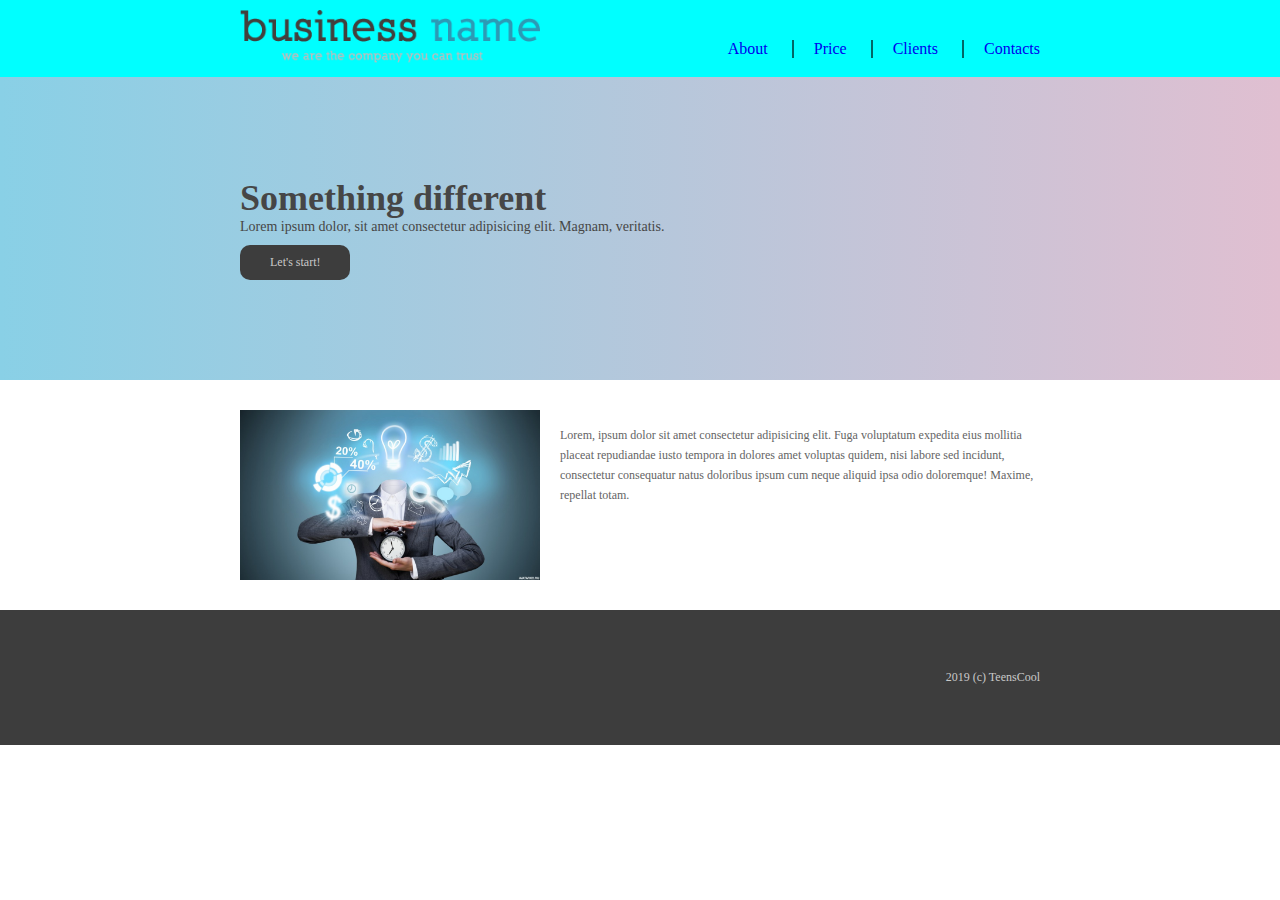
<file: Task4.1_EkaterinaYurkevich/index.html>
<!DOCTYPE html>
<html lang="en">

<head>
    <meta charset="UTF-8">
    <meta http-equiv="X-UA-Compatible" content="IE=edge">
    <meta name="viewport" content="width=device-width, initial-scale=1.0">
    <title>Document</title>
    <link rel="stylesheet" href="css/style.css">
</head>

<body>
    <header>
        <div class="container">
            <a class="logo" href="#"><img src="./images/logo.png" alt="logo"></a>
            <nav>
                <ul>
                    <li><a href="#">About</a></li>
                    <li><a href="#">Price</a></li>
                    <li><a href="#">Clients</a></li>
                    <li><a href="#">Contacts</a></li>
                </ul>
            </nav>
        </div>
    </header>
    <main>
        <div class="box1">
            <div class="container">
                <h1>Something different</h1>
                <p>Lorem ipsum dolor, sit amet consectetur adipisicing elit. Magnam, veritatis.</p>
                <a class="button" href="#">Let's start!</a>
            </div>
        </div>
        <div class="box2">
            <div class="container">
                <img class="picture" src="./images/lamp.jpg" alt="picture">
                <p>Lorem, ipsum dolor sit amet consectetur adipisicing elit. Fuga voluptatum expedita eius mollitia placeat repudiandae iusto tempora in dolores amet voluptas quidem, nisi labore sed incidunt, consectetur consequatur natus doloribus ipsum
                    cum neque aliquid ipsa odio doloremque! Maxime, repellat totam.</p>
            </div>
        </div>
    </main>
    <footer>
        <div class="container">
            <p>2019 (c) TeensCool</p>
        </div>
    </footer>
</body>

</html>
</file>
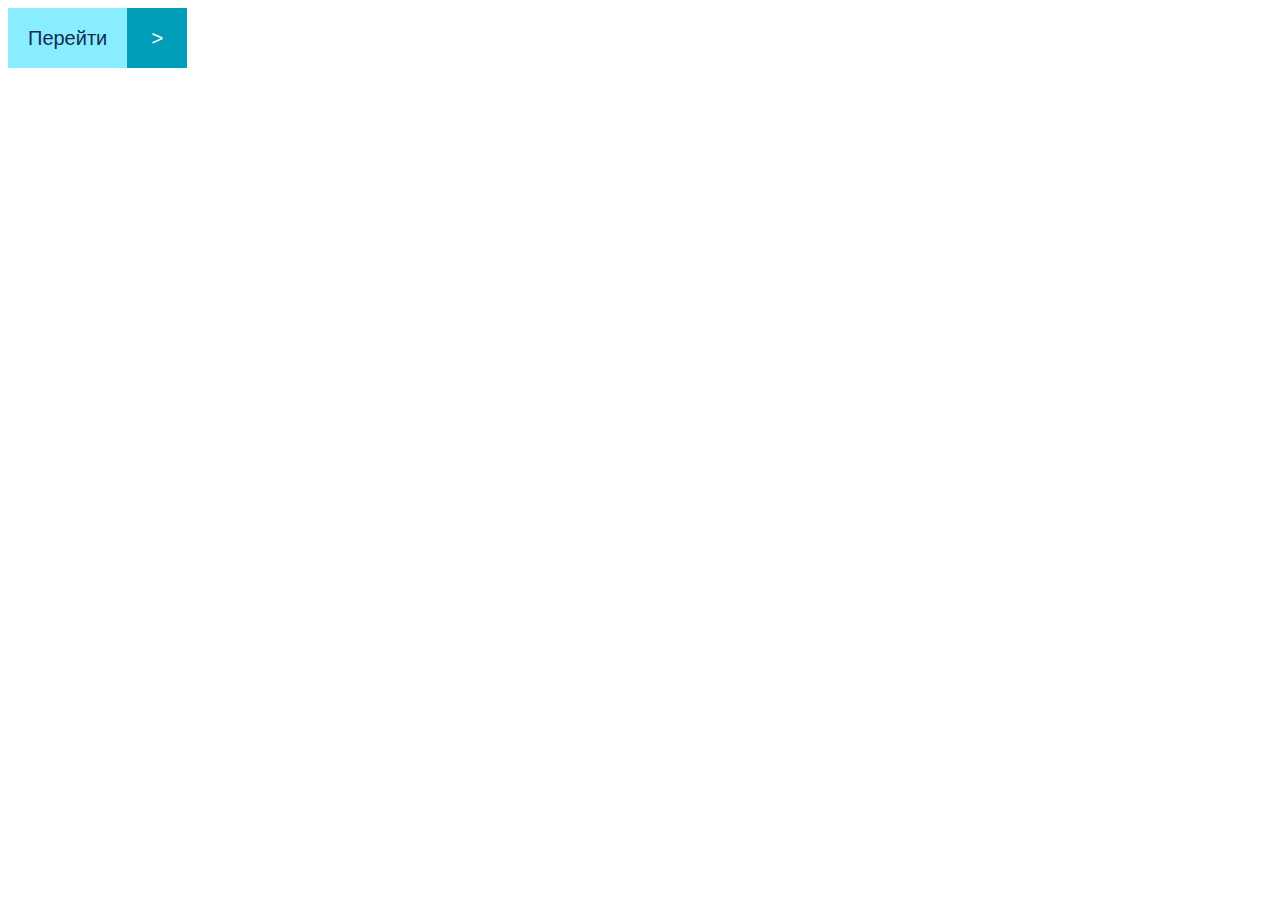
<file: Task4.2_EkaterinaYurkevich/index.html>
<!DOCTYPE html>
<html lang="ru">

<head>
    <meta charset="UTF-8">
    <meta http-equiv="X-UA-Compatible" content="IE=edge">
    <meta name="viewport" content="width=device-width, initial-scale=1.0">
    <title>Document</title>
    <link rel="stylesheet" href="style.css">
</head>

<body>
    <a class="move" href="#">Перейти</a>
</body>

</html>
</file>
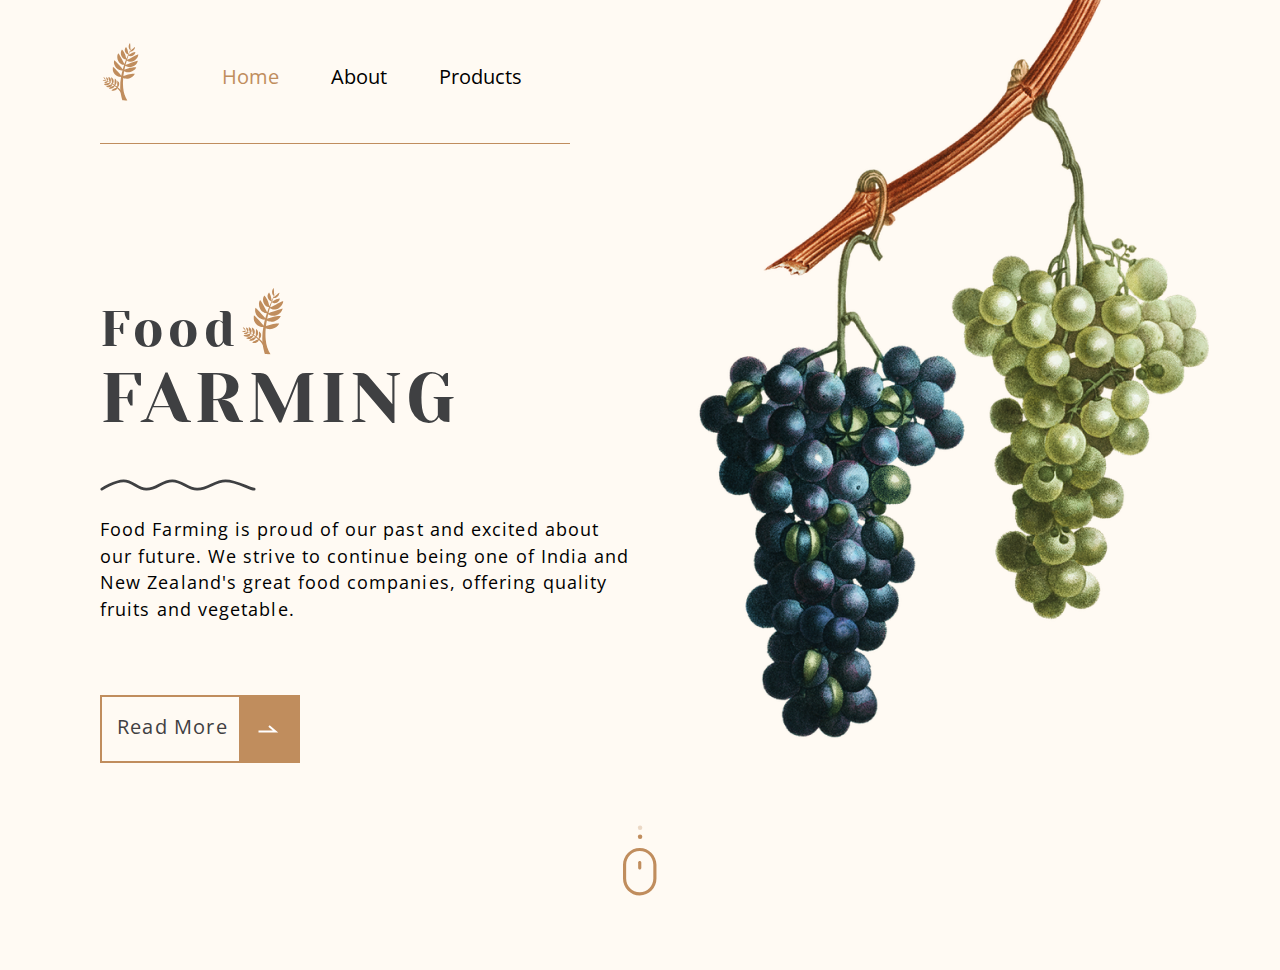
<file: Task4.3_EkaterinaYurkevich/index.html>
<!DOCTYPE html>
<html lang="en">

<head>
    <meta charset="UTF-8">
    <meta http-equiv="X-UA-Compatible" content="IE=edge">
    <meta name="viewport" content="width=device-width, initial-scale=1.0">
    <title>Document</title>
    <link rel="stylesheet" href="./css/style.css">
    <link rel="preconnect" href="https://fonts.googleapis.com">
    <link rel="preconnect" href="https://fonts.gstatic.com" crossorigin>
    <link href="https://fonts.googleapis.com/css2?family=Open+Sans&family=Yeseva+One&display=swap" rel="stylesheet">
</head>

<body>
    <header>
        <div class="container">
            <div class="box_nav">
                <a class="logo" href="#"><img src="./images/Logo.svg" alt="logo" height="59px"></a>
                <nav>
                    <a class="active" href="#">Home</a>
                    <a href="#">About</a>
                    <a href="#">Products</a>
                </nav>
            </div>
        </div>
    </header>
    <main>
        <div class="container">
            <div class="box_main">
                <h1><span>Food</span>farming</h1>
                <p>Food Farming is proud of our past and excited about our future. We strive to continue being one of India and New Zealand's great food companies, offering quality fruits and vegetable.</p>
                <a class="more" href="#">Read More</a>
            </div>
            <a class="mouse" href="#"><img src="./images/mouse.svg" alt="mouse"></a>
        </div>
    </main>
</body>

</html>
</file>
<file: Task4.1_EkaterinaYurkevich/css/style.css>
* {
    padding: 0;
    margin: 0;
    box-sizing: border-box;
}

body {
    font-family: tahoma;
    color: rgb(70, 70, 70);
}

header {
    background-color: aqua;
    padding-top: 10px;
    padding-bottom: 10px;
}

header .container,
.box2 .container {
    overflow: auto;
}

.container {
    max-width: 800px;
    margin: auto;
}

.logo {
    float: left;
}

nav {
    float: right;
    margin-top: 30px;
}

.logo img {
    width: 300px;
}

nav li {
    display: inline-block;
    margin-left: 20px;
    padding-left: 20px;
    border-left: solid 2px rgb(2, 102, 102);
}

a {
    text-decoration: none;
}

nav li:first-child {
    border-left: none;
}

.box1 {
    background-image: linear-gradient(to right, rgb(137, 208, 230), rgb(224, 191, 209));
    padding-top: 100px;
    padding-bottom: 100px;
    font-size: 14px;
}

.box2 {
    padding-top: 30px;
    padding-bottom: 30px;
    font-size: 12px;
    color: rgb(100, 100, 100);
    line-height: 20px;
}

h1 {
    font-size: 36px;
}

.button {
    display: inline-block;
    background-color: rgb(61, 61, 61);
    padding: 10px 30px;
    color: rgb(201, 201, 201);
    font-size: 12px;
    margin-top: 10px;
    border-radius: 10px;
}

.picture {
    width: 300px;
    margin-right: 20px;
    float: left;
}

.box2 p {
    padding-top: 15px;
}

footer {
    background-color: rgb(61, 61, 61);
    padding-top: 60px;
    padding-bottom: 60px;
    color: rgb(201, 201, 201);
    text-align: right;
    font-size: 12px;
}
</file>
<file: Task4.2_EkaterinaYurkevich/style.css>
.move {
    display: inline-block;
    background: rgb(135, 237, 255);
    padding-left: 20px;
    color: rgb(20, 43, 78);
    font-size: 20px;
    font-family: 'Segoe UI', Tahoma, Geneva, Verdana, sans-serif;
    text-decoration: none;
    text-align: center;
    line-height: 60px;
}

a::after {
    content: '>';
    display: inline-block;
    background: rgb(0, 158, 185);
    width: 60px;
    height: 60px;
    color: #fff;
    text-align: center;
    margin-left: 20px;
}
</file>
<file: Task4.3_EkaterinaYurkevich/css/style.css>
* {
    padding: 0;
    margin: 0;
    box-sizing: border-box;
}

body {
    font-family: 'Open Sans', sans-serif;
    background: #FFFAF3;
    background-image: url(../images/background.png);
    background-repeat: no-repeat;
    background-size: 660px;
    background-position: right top;
    padding-top: 43px;
}

.container {
    max-width: 1080px;
    margin: auto;
}

.box_nav {
    max-width: 470px;
    padding-bottom: 36px;
    border-bottom: solid 1px #C08D5D;
    overflow: auto;
}

.logo {
    float: left;
    vertical-align: middle;
}

nav {
    float: right;
    padding-top: 20px;
}

nav a {
    text-decoration: none;
    color: #000;
    font-size: 20px;
    margin-right: 48px;
}

.active {
    color: #C08D5D;
}

main {
    padding-top: 123px;
    padding-bottom: 69px;
}

.box_main {
    max-width: 535px;
}

h1 {
    font-family: 'Yeseva One', cursive;
    color: #3F4042;
    font-size: 70px;
    font-weight: 400;
    letter-spacing: 0.06em;
    text-transform: uppercase;
    padding-bottom: 25px;
}

span {
    display: inline-block;
    text-transform: none;
    font-size: 50px;
    vertical-align: sub;
}

span::after {
    content: '';
    display: inline-block;
    width: 45px;
    height: 69px;
    background-image: url(../images/Logo.svg);
    background-size: contain;
    background-repeat: no-repeat;
    vertical-align: sub;
}

h1::after {
    content: '';
    display: block;
    width: 165px;
    height: 12px;
    background-image: url(../images/line.svg);
    background-size: contain;
    background-repeat: no-repeat;
    margin-top: 40px;
}

p {
    font-size: 18px;
    letter-spacing: 0.06em;
    line-height: 148%;
    padding-bottom: 72px;
}

.more {
    display: inline-block;
    font-size: 20px;
    letter-spacing: 0.06em;
    line-height: 60px;
    text-decoration: none;
    color: #3F4042;
    border: solid 2px #C08D5D;
    padding-left: 15px;
    margin-bottom: 62px;
    text-align: center;
    vertical-align: middle;
}

.more::after {
    content: '';
    display: inline-block;
    background: #C08D5D;
    width: 59px;
    height: 64px;
    margin-left: 11px;
    background-image: url(../images/symbol.svg);
    background-position: center center;
    background-repeat: no-repeat;
    vertical-align: middle;
}

.mouse {
    display: block;
    text-align: center;
}
</file>
